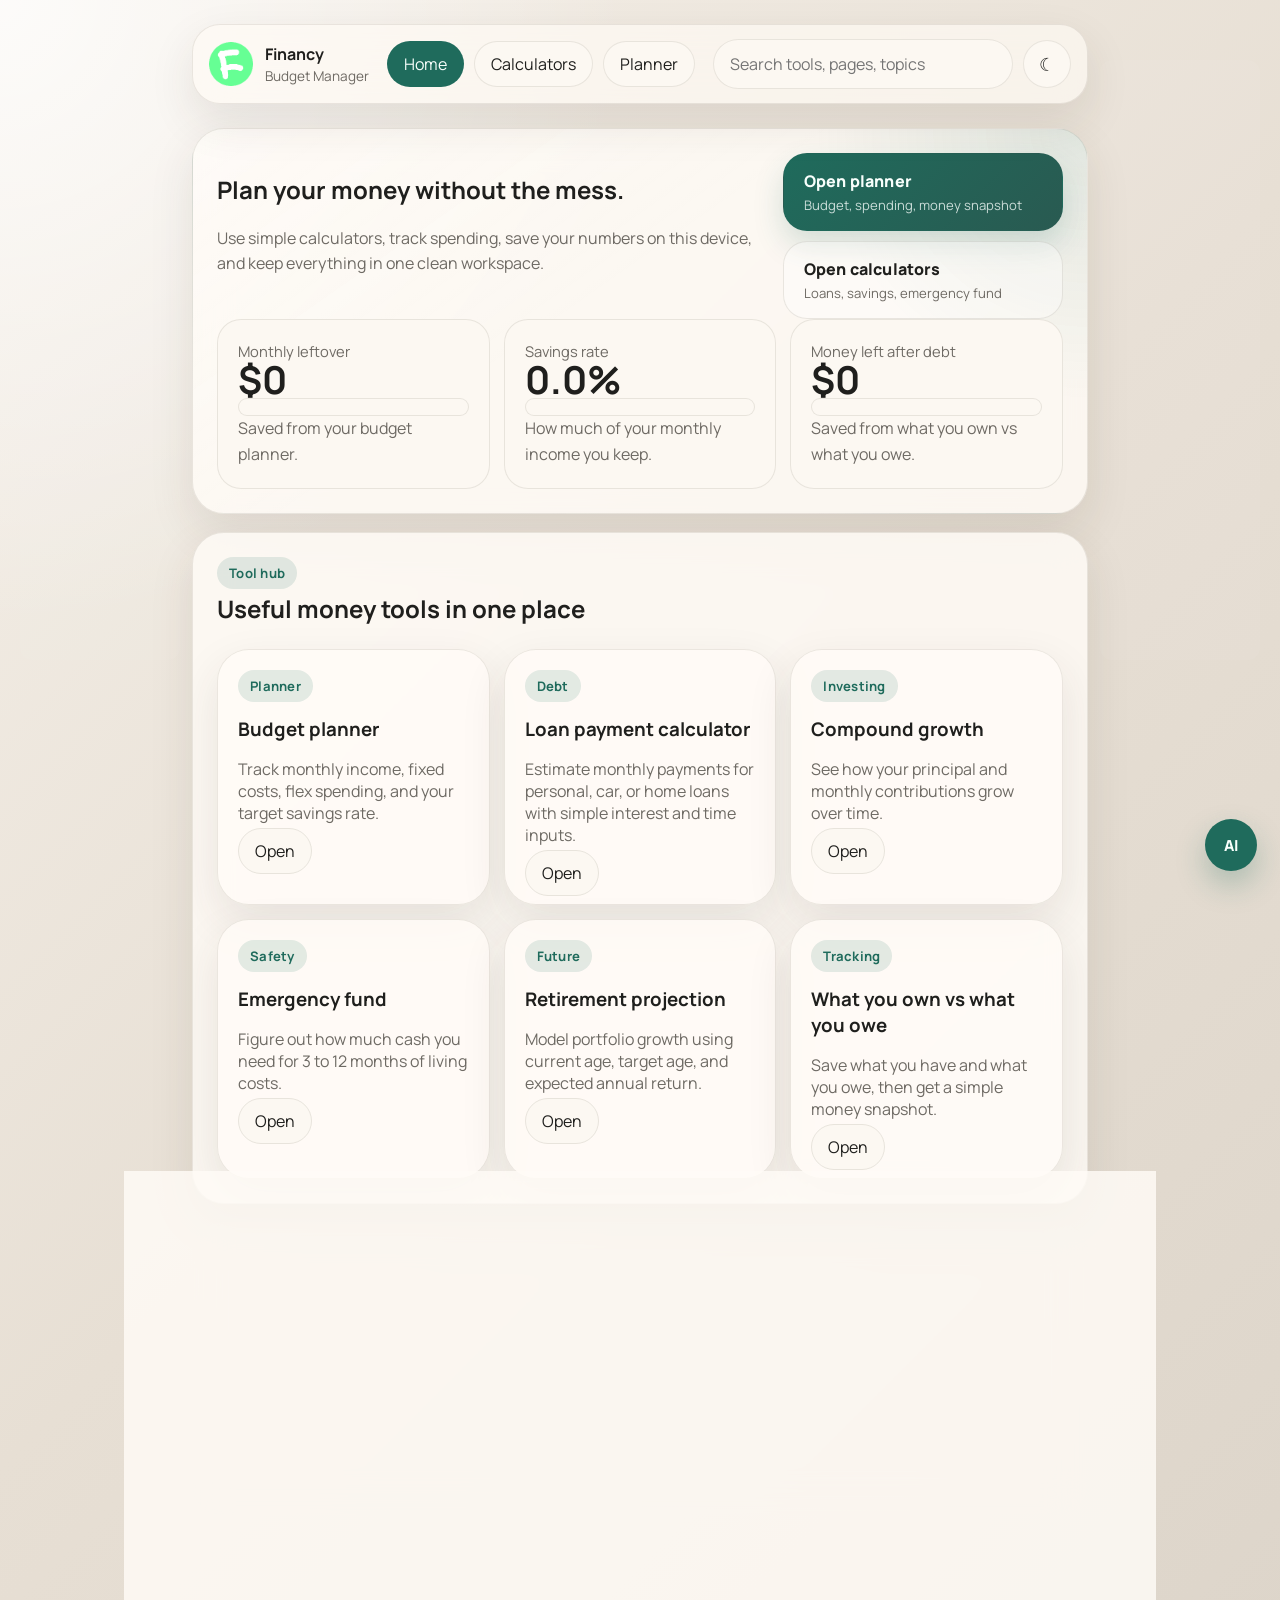
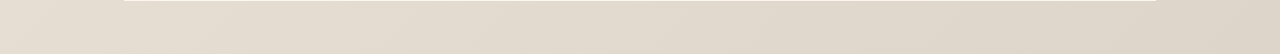
<file: index.html>
<!DOCTYPE html>
<html lang="en">
<head>
  <meta charset="UTF-8">
  <meta name="viewport" content="width=device-width, initial-scale=1.0">
  <title>Financy | Budget Manager</title>
  <link rel="icon" type="image/png" href="logo_financy.png">
  <link rel="preconnect" href="https://fonts.googleapis.com">
  <link rel="preconnect" href="https://fonts.gstatic.com" crossorigin>
  <link href="https://fonts.googleapis.com/css2?family=Manrope:wght@400;500;600;700;800&display=swap" rel="stylesheet">
  <link rel="stylesheet" href="styles.css">

  <style>
    #adRight {
  position: fixed;
  right: 20px;
  top: 40%;
  transform: translateY(-50%);

  width: 160px;
  height: 600px;

  display: flex;
  justify-content: center;
  align-items: center;

  background: rgba(255,255,255,0.05);
  border-radius: 12px;

  overflow: hidden;
}

    #adLeft {
  position: fixed;
  left: 20px;
  top: 40%;
  transform: translateY(-50%);

  width: 160px;
  height: 600px;

  display: flex;
  justify-content: center;
  align-items: center;

  background: rgba(255,255,255,0.05);
  border-radius: 12px;

  overflow: hidden;
}
  </style>
</head>
<body data-page="home">
  <div class="site-shell">
    <header class="topbar glass">
      <a class="brand" href="index.html">
        <span class="brand-mark"><img src="logo_financy.png" alt="Financy logo"></span>
        <div>
          <strong>Financy</strong>
          <p>Budget Manager</p>
        </div>
      </a>
      <nav class="nav-pills">
        <a class="active" href="index.html">Home</a>
        <a href="calculators.html">Calculators</a>
        <a href="planner.html">Planner</a>
      </nav>
      <div class="top-actions">
        <label class="search-pill">
          <input id="site-search" type="search" placeholder="Search tools, pages, topics">
        </label>
        <button class="pill-button secondary icon-button" id="theme-toggle" type="button" aria-label="Toggle theme" title="Toggle theme"></button>
      </div>
    </header>

    <main class="page-grid">
      <section class="matte-card section-span home-hero">
        <div class="home-hero-top">
          <div class="home-hero-copy">
            <h1>Plan your money without the mess.</h1>
            <p class="lead">Use simple calculators, track spending, save your numbers on this device, and keep everything in one clean workspace.</p>
          </div>
          <div class="hero-actions hero-actions-strong hero-actions-stack">
            <a class="hero-button hero-button-primary" href="planner.html">
              <span>Open planner</span>
              <small>Budget, spending, money snapshot</small>
            </a>
            <a class="hero-button hero-button-secondary" href="calculators.html">
              <span>Open calculators</span>
              <small>Loans, savings, emergency fund</small>
            </a>
          </div>
        </div>
        <div class="home-highlight-grid">
          <article class="highlight-card">
            <span class="visual-label">Monthly leftover</span>
            <strong class="visual-value small" id="home-leftover">$0</strong>
            <div class="progress giant"><span id="home-leftover-meter"></span></div>
            <p class="visual-summary">Saved from your budget planner.</p>
          </article>
          <article class="highlight-card">
            <span class="visual-label">Savings rate</span>
            <strong class="visual-value small" id="home-savings-rate">0%</strong>
            <div class="progress giant"><span id="home-savings-meter"></span></div>
            <p class="visual-summary">How much of your monthly income you keep.</p>
          </article>
          <article class="highlight-card">
            <span class="visual-label">Money left after debt</span>
            <strong class="visual-value small" id="insight-networth">$0</strong>
            <div class="progress giant"><span id="home-networth-meter"></span></div>
            <p class="visual-summary">Saved from what you own vs what you owe.</p>
          </article>
        </div>
      </section>

      <section class="matte-card section-span home-tools">
        <div class="section-head">
          <div>
            <span class="eyebrow">Tool hub</span>
            <h2>Useful money tools in one place</h2>
          </div>
        </div>
        <div class="tool-grid">
          <article class="tool-card searchable" data-title="Budget planner monthly budget expenses income savings">
            <span class="tool-tag">Planner</span>
            <h3>Budget planner</h3>
            <p>Track monthly income, fixed costs, flex spending, and your target savings rate.</p>
            <a class="pill-button secondary" href="planner.html">Open</a>
          </article>
          <article class="tool-card searchable" data-title="Loan payment amortization debt calculator interest">
            <span class="tool-tag">Debt</span>
            <h3>Loan payment calculator</h3>
            <p>Estimate monthly payments for personal, car, or home loans with simple interest and time inputs.</p>
            <a class="pill-button secondary" href="calculators.html#loan-calculator">Open</a>
          </article>
          <article class="tool-card searchable" data-title="Compound interest savings growth calculator investment">
            <span class="tool-tag">Investing</span>
            <h3>Compound growth</h3>
            <p>See how your principal and monthly contributions grow over time.</p>
            <a class="pill-button secondary" href="calculators.html#compound-calculator">Open</a>
          </article>
          <article class="tool-card searchable" data-title="Emergency fund calculator months expenses cash reserve">
            <span class="tool-tag">Safety</span>
            <h3>Emergency fund</h3>
            <p>Figure out how much cash you need for 3 to 12 months of living costs.</p>
            <a class="pill-button secondary" href="calculators.html#emergency-calculator">Open</a>
          </article>
          <article class="tool-card searchable" data-title="Retirement projection calculator nest egg future value">
            <span class="tool-tag">Future</span>
            <h3>Retirement projection</h3>
            <p>Model portfolio growth using current age, target age, and expected annual return.</p>
            <a class="pill-button secondary" href="calculators.html#retirement-calculator">Open</a>
          </article>
          <article class="tool-card searchable" data-title="Net worth tracker assets liabilities dashboard">
            <span class="tool-tag">Tracking</span>
            <h3>What you own vs what you owe</h3>
            <p>Save what you have and what you owe, then get a simple money snapshot.</p>
            <a class="pill-button secondary" href="planner.html#networth-section">Open</a>
          </article>
        </div>
      </section>

      <section class="matte-card section-span home-strip">
        <div class="section-head">
          <div>
            <span class="eyebrow">Built for daily use</span>
            <h2>A cleaner finance homepage</h2>
          </div>
        </div>
        <div class="feature-band">
          <article class="feature-chip">
            <strong>Budgeting</strong>
            <p>Save monthly income, bills, and personal spending.</p>
          </article>
          <article class="feature-chip">
            <strong>Calculators</strong>
            <p>Check loans, savings growth, retirement, and emergency fund goals.</p>
          </article>
          <article class="feature-chip">
            <strong>Local storage</strong>
            <p>Your saved values stay on this device so you can come back later.</p>
          </article>
        </div>
      </section>
    </main>
  </div>

  <div id="adLeft">
    <script>
  atOptions = {
    'key' : '1086b78240f18aaf0e1004b42cc4445b',
    'format' : 'iframe',
    'height' : 600,
    'width' : 160,
    'params' : {}
  };
</script>
<script src="https://www.highperformanceformat.com/1086b78240f18aaf0e1004b42cc4445b/invoke.js"></script>
  </div>
  
  <div id="adRight">
    <script>
  atOptions = {
    'key' : '347876f712a6bb3985297788fc272e66',
    'format' : 'iframe',
    'height' : 600,
    'width' : 160,
    'params' : {}
  };
</script>
<script src="https://www.highperformanceformat.com/347876f712a6bb3985297788fc272e66/invoke.js"></script>
  </div>

  <div class="search-results matte-card hidden" id="search-results"></div>

  <aside class="ai-dock glass" id="ai-dock">
    <div class="ai-log" id="ai-log"></div>
    <form class="ai-form" id="ai-form">
      <input id="ai-input" type="text" placeholder="Ask about budgets, loans, savings, or retirement">
      <button class="pill-button" type="submit">Ask AI</button>
      <button class="pill-button secondary icon-button ai-toggle" id="ai-clear" type="button" aria-label="Minimize AI bar" title="Minimize AI bar">×</button>
    </form>
  </aside>

  <script src="app.js"></script>
</body>
</html>
</file>
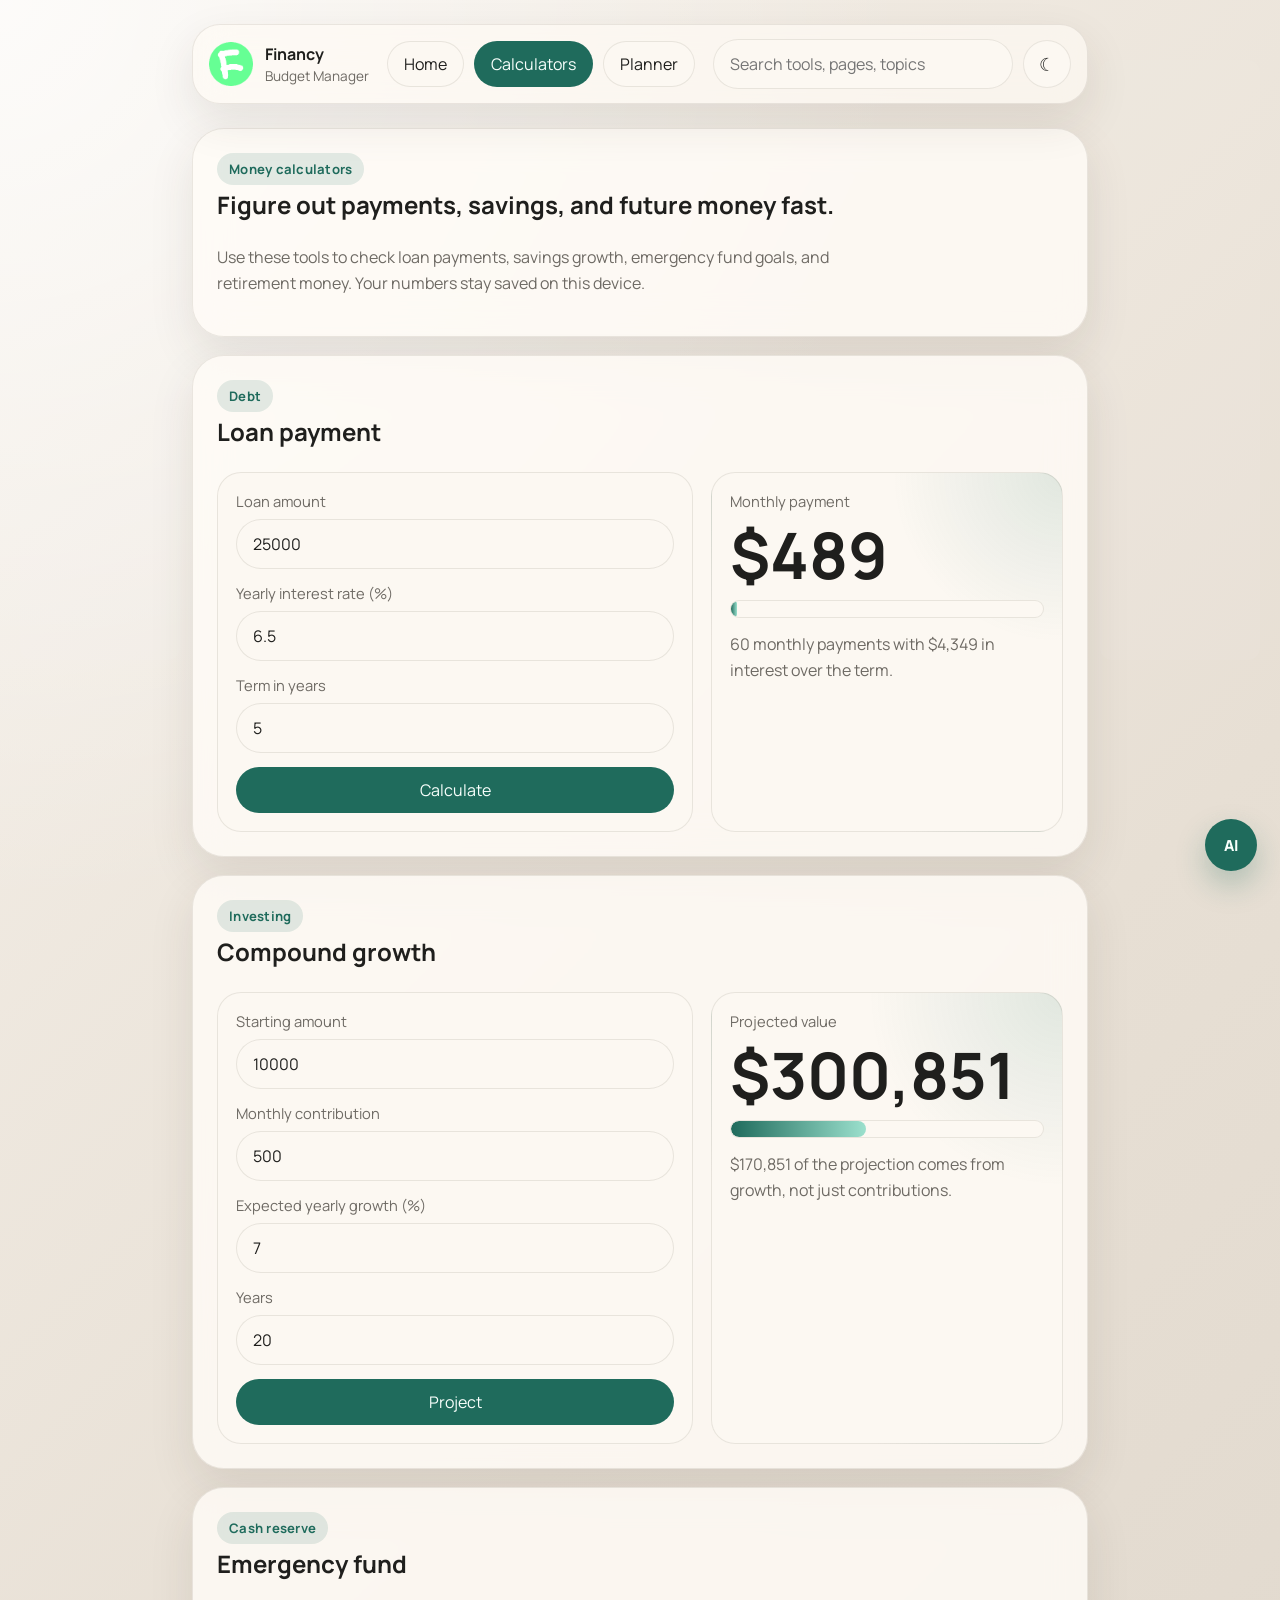
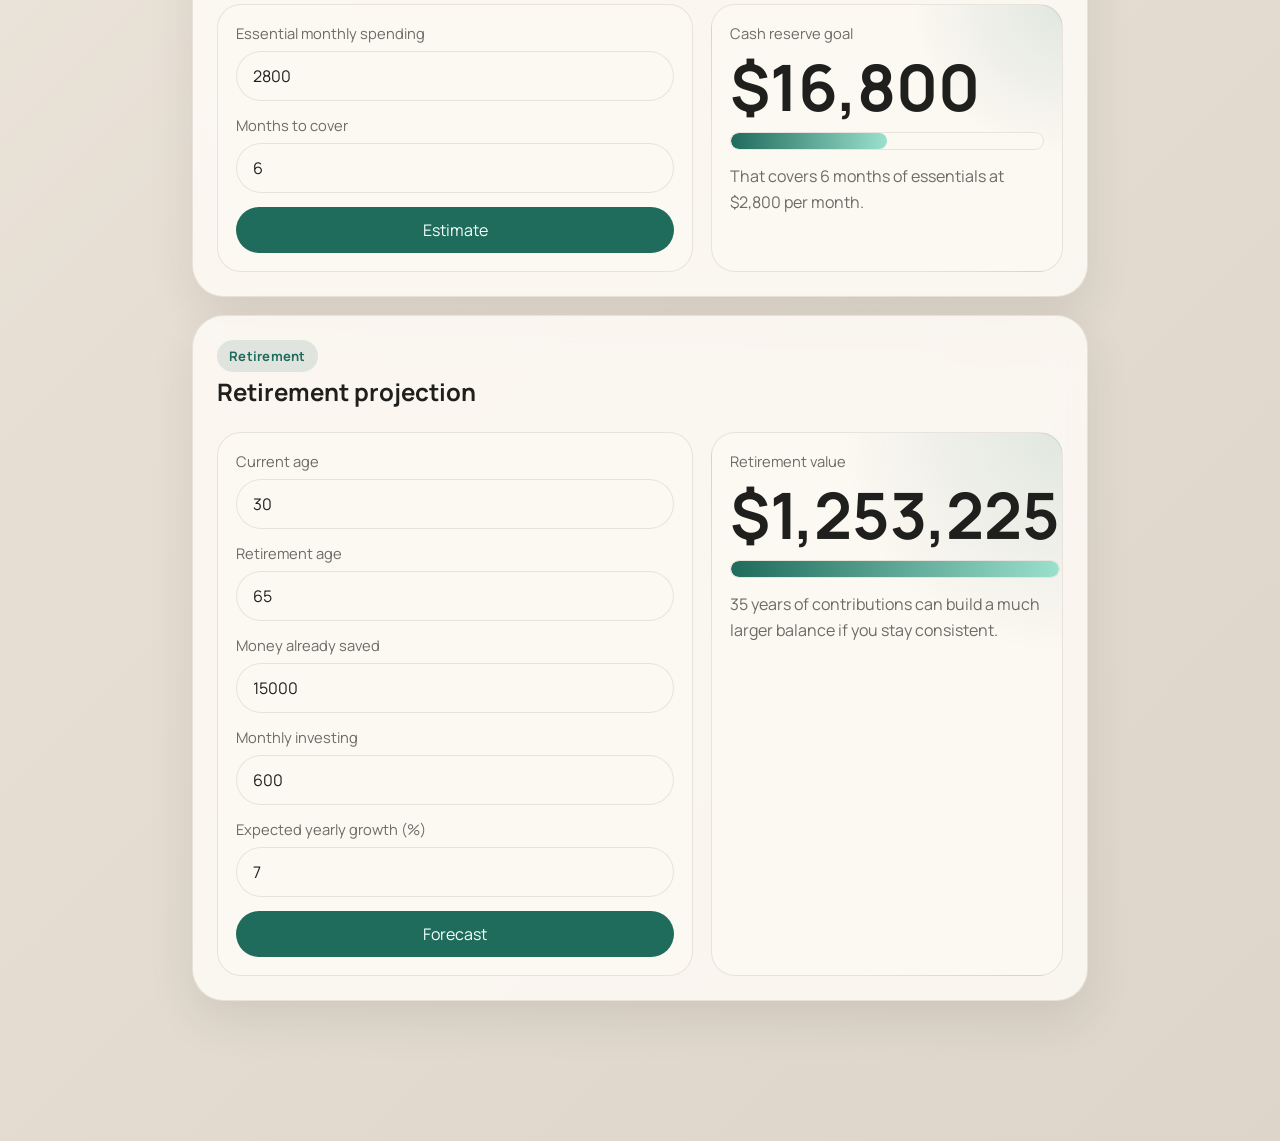
<file: calculators.html>
<!DOCTYPE html>
<html lang="en">
<head>
  <meta charset="UTF-8">
  <meta name="viewport" content="width=device-width, initial-scale=1.0">
  <title>Financy | Calculators</title>
  <link rel="icon" type="image/png" href="logo_financy.png">
  <link rel="preconnect" href="https://fonts.googleapis.com">
  <link rel="preconnect" href="https://fonts.gstatic.com" crossorigin>
  <link href="https://fonts.googleapis.com/css2?family=Manrope:wght@400;500;600;700;800&display=swap" rel="stylesheet">
  <link rel="stylesheet" href="styles.css">
  <style>
    #adRight {
  position: fixed;
  right: 20px;
  top: 40%;
  transform: translateY(-50%);

  width: 160px;
  height: 600px;

  display: flex;
  justify-content: center;
  align-items: center;

  background: rgba(255,255,255,0.05);
  border-radius: 12px;

  overflow: hidden;
}

    #adLeft {
  position: fixed;
  left: 20px;
  top: 40%;
  transform: translateY(-50%);

  width: 160px;
  height: 600px;

  display: flex;
  justify-content: center;
  align-items: center;

  background: rgba(255,255,255,0.05);
  border-radius: 12px;

  overflow: hidden;
}
  </style>
</head>
<body data-page="calculators">
  <div class="site-shell">
    <header class="topbar glass">
      <a class="brand" href="index.html">
        <span class="brand-mark"><img src="logo_financy.png" alt="Financy logo"></span>
        <div>
          <strong>Financy</strong>
          <p>Budget Manager</p>
        </div>
      </a>
      <nav class="nav-pills">
        <a href="index.html">Home</a>
        <a class="active" href="calculators.html">Calculators</a>
        <a href="planner.html">Planner</a>
      </nav>
      <div class="top-actions">
        <label class="search-pill">
          <input id="site-search" type="search" placeholder="Search tools, pages, topics">
        </label>
        <button class="pill-button secondary icon-button" id="theme-toggle" type="button" aria-label="Toggle theme" title="Toggle theme"></button>
      </div>
    </header>

    <main class="page-grid calculators-layout">
      <section class="matte-card section-span">
        <div class="section-head">
          <div>
            <span class="eyebrow">Money calculators</span>
            <h1>Figure out payments, savings, and future money fast.</h1>
          </div>
        </div>
        <p class="lead">Use these tools to check loan payments, savings growth, emergency fund goals, and retirement money. Your numbers stay saved on this device.</p>
      </section>

      <section class="matte-card section-span searchable tool-split-card" id="loan-calculator" data-title="Loan payment calculator loan amortization monthly payment debt interest">
        <div class="section-head">
          <div>
            <span class="eyebrow">Debt</span>
            <h2>Loan payment</h2>
          </div>
        </div>
        <div class="tool-split">
          <form class="tool-form" id="loan-form">
            <label><span>Loan amount</span><input name="amount" type="number" min="0" step="0.01" value="25000"></label>
            <label><span>Yearly interest rate (%)</span><input name="apr" type="number" min="0" step="0.01" value="6.5"></label>
            <label><span>Term in years</span><input name="years" type="number" min="1" step="1" value="5"></label>
            <button class="pill-button" type="submit">Calculate</button>
          </form>
          <div class="visual-panel">
            <span class="visual-label">Monthly payment</span>
            <strong class="visual-value" id="loan-big-value">$0</strong>
            <div class="progress giant"><span id="loan-meter"></span></div>
            <p class="visual-summary" id="loan-summary">Monthly payment will appear here.</p>
          </div>
        </div>
      </section>

      <section class="matte-card section-span searchable tool-split-card" id="compound-calculator" data-title="Compound interest calculator investment savings growth returns">
        <div class="section-head">
          <div>
            <span class="eyebrow">Investing</span>
            <h2>Compound growth</h2>
          </div>
        </div>
        <div class="tool-split">
          <form class="tool-form" id="compound-form">
            <label><span>Starting amount</span><input name="principal" type="number" min="0" step="0.01" value="10000"></label>
            <label><span>Monthly contribution</span><input name="monthly" type="number" min="0" step="0.01" value="500"></label>
            <label><span>Expected yearly growth (%)</span><input name="rate" type="number" min="0" step="0.01" value="7"></label>
            <label><span>Years</span><input name="years" type="number" min="1" step="1" value="20"></label>
            <button class="pill-button" type="submit">Project</button>
          </form>
          <div class="visual-panel">
            <span class="visual-label">Projected value</span>
            <strong class="visual-value" id="compound-big-value">$0</strong>
            <div class="progress giant"><span id="compound-meter"></span></div>
            <p class="visual-summary" id="compound-summary">Future value will appear here.</p>
          </div>
        </div>
      </section>

      <section class="matte-card section-span searchable tool-split-card" id="emergency-calculator" data-title="Emergency fund calculator reserve months living expenses">
        <div class="section-head">
          <div>
            <span class="eyebrow">Cash reserve</span>
            <h2>Emergency fund</h2>
          </div>
        </div>
        <div class="tool-split">
          <form class="tool-form" id="emergency-form">
            <label><span>Essential monthly spending</span><input name="expenses" type="number" min="0" step="0.01" value="2800"></label>
            <label><span>Months to cover</span><input name="months" type="number" min="1" step="1" value="6"></label>
            <button class="pill-button" type="submit">Estimate</button>
          </form>
          <div class="visual-panel">
            <span class="visual-label">Cash reserve goal</span>
            <strong class="visual-value" id="emergency-big-value">$0</strong>
            <div class="progress giant"><span id="emergency-meter"></span></div>
            <p class="visual-summary" id="emergency-summary">Target reserve will appear here.</p>
          </div>
        </div>
      </section>

      <section class="matte-card section-span searchable tool-split-card" id="retirement-calculator" data-title="Retirement calculator future nest egg investment projection">
        <div class="section-head">
          <div>
            <span class="eyebrow">Retirement</span>
            <h2>Retirement projection</h2>
          </div>
        </div>
        <div class="tool-split">
          <form class="tool-form" id="retirement-form">
            <label><span>Current age</span><input name="currentAge" type="number" min="18" step="1" value="30"></label>
            <label><span>Retirement age</span><input name="retireAge" type="number" min="19" step="1" value="65"></label>
            <label><span>Money already saved</span><input name="balance" type="number" min="0" step="0.01" value="15000"></label>
            <label><span>Monthly investing</span><input name="monthly" type="number" min="0" step="0.01" value="600"></label>
            <label><span>Expected yearly growth (%)</span><input name="rate" type="number" min="0" step="0.01" value="7"></label>
            <button class="pill-button" type="submit">Forecast</button>
          </form>
          <div class="visual-panel">
            <span class="visual-label">Retirement value</span>
            <strong class="visual-value" id="retirement-big-value">$0</strong>
            <div class="progress giant"><span id="retirement-meter"></span></div>
            <p class="visual-summary" id="retirement-summary">Projected retirement value will appear here.</p>
          </div>
        </div>
      </section>
    </main>
  </div>

  <div id="adLeft"><!-- This is a single-line comment -->
    <script>
  atOptions = {
    'key' : '1086b78240f18aaf0e1004b42cc4445b',
    'format' : 'iframe',
    'height' : 600,
    'width' : 160,
    'params' : {}
  };
</script>
<script src="https://www.highperformanceformat.com/1086b78240f18aaf0e1004b42cc4445b/invoke.js"></script>
  </div>
  
  <div id="adRight">
    <script>
  atOptions = {
    'key' : '347876f712a6bb3985297788fc272e66',
    'format' : 'iframe',
    'height' : 600,
    'width' : 160,
    'params' : {}
  };
</script>
<script src="https://www.highperformanceformat.com/347876f712a6bb3985297788fc272e66/invoke.js"></script>
  </div>

  <div class="search-results matte-card hidden" id="search-results"></div>

  <aside class="ai-dock glass" id="ai-dock">
    <div class="ai-log" id="ai-log"></div>
    <form class="ai-form" id="ai-form">
      <input id="ai-input" type="text" placeholder="Ask about budgets, loans, savings, or retirement">
      <button class="pill-button" type="submit">Ask AI</button>
      <button class="pill-button secondary icon-button ai-toggle" id="ai-clear" type="button" aria-label="Minimize AI bar" title="Minimize AI bar">×</button>
    </form>
  </aside>

  <script src="app.js"></script>
</body>
</html>
</file>
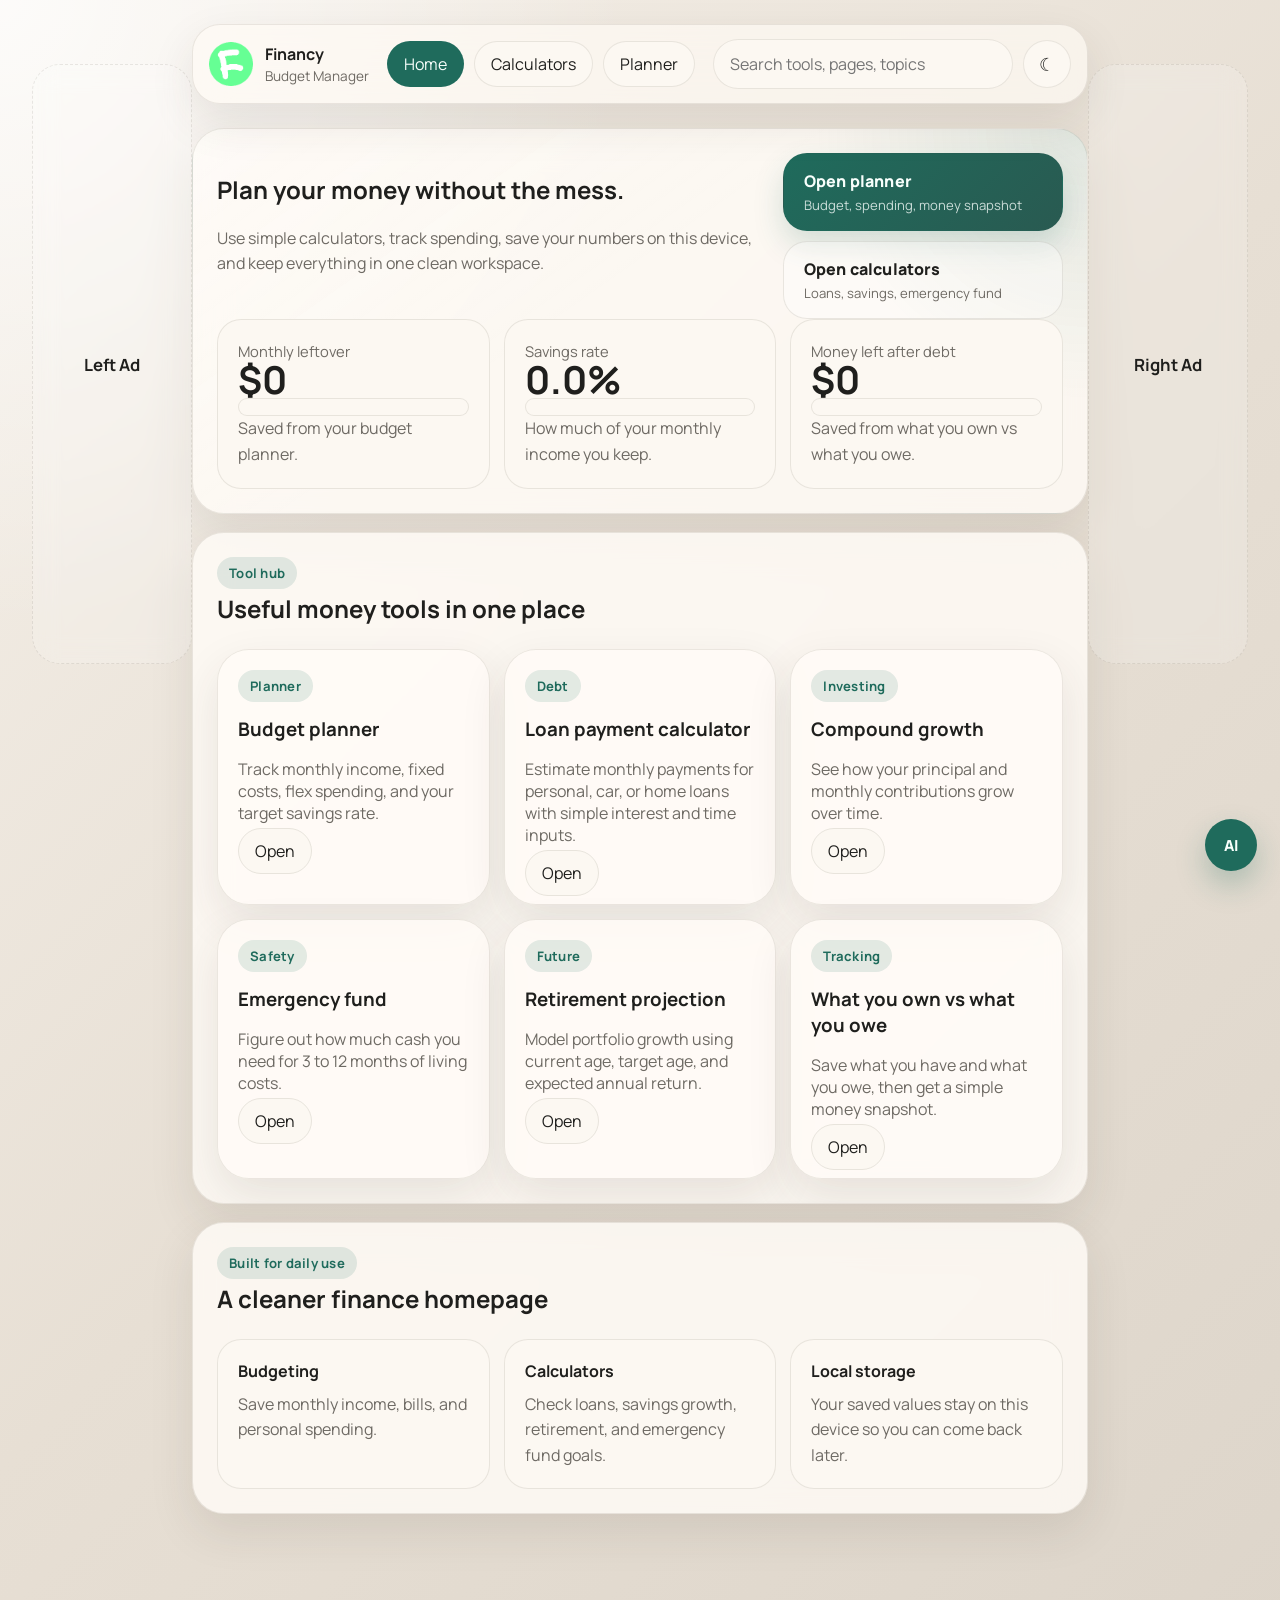
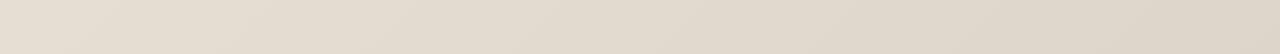
<file: index (3).html>
<!DOCTYPE html>
<html lang="en">
<head>
  <meta charset="UTF-8">
  <meta name="viewport" content="width=device-width, initial-scale=1.0">
  <title>Financy | Budget Manager</title>
  <link rel="icon" type="image/png" href="logo_financy.png">
  <link rel="preconnect" href="https://fonts.googleapis.com">
  <link rel="preconnect" href="https://fonts.gstatic.com" crossorigin>
  <link href="https://fonts.googleapis.com/css2?family=Manrope:wght@400;500;600;700;800&display=swap" rel="stylesheet">
  <link rel="stylesheet" href="styles.css">
</head>
<body data-page="home">
  <div class="site-shell">
    <header class="topbar glass">
      <a class="brand" href="index.html">
        <span class="brand-mark"><img src="logo_financy.png" alt="Financy logo"></span>
        <div>
          <strong>Financy</strong>
          <p>Budget Manager</p>
        </div>
      </a>
      <nav class="nav-pills">
        <a class="active" href="index.html">Home</a>
        <a href="calculators.html">Calculators</a>
        <a href="planner.html">Planner</a>
      </nav>
      <div class="top-actions">
        <label class="search-pill">
          <input id="site-search" type="search" placeholder="Search tools, pages, topics">
        </label>
        <button class="pill-button secondary icon-button" id="theme-toggle" type="button" aria-label="Toggle theme" title="Toggle theme"></button>
      </div>
    </header>

    <main class="page-grid">
      <section class="matte-card section-span home-hero">
        <div class="home-hero-top">
          <div class="home-hero-copy">
            <h1>Plan your money without the mess.</h1>
            <p class="lead">Use simple calculators, track spending, save your numbers on this device, and keep everything in one clean workspace.</p>
          </div>
          <div class="hero-actions hero-actions-strong hero-actions-stack">
            <a class="hero-button hero-button-primary" href="planner.html">
              <span>Open planner</span>
              <small>Budget, spending, money snapshot</small>
            </a>
            <a class="hero-button hero-button-secondary" href="calculators.html">
              <span>Open calculators</span>
              <small>Loans, savings, emergency fund</small>
            </a>
          </div>
        </div>
        <div class="home-highlight-grid">
          <article class="highlight-card">
            <span class="visual-label">Monthly leftover</span>
            <strong class="visual-value small" id="home-leftover">$0</strong>
            <div class="progress giant"><span id="home-leftover-meter"></span></div>
            <p class="visual-summary">Saved from your budget planner.</p>
          </article>
          <article class="highlight-card">
            <span class="visual-label">Savings rate</span>
            <strong class="visual-value small" id="home-savings-rate">0%</strong>
            <div class="progress giant"><span id="home-savings-meter"></span></div>
            <p class="visual-summary">How much of your monthly income you keep.</p>
          </article>
          <article class="highlight-card">
            <span class="visual-label">Money left after debt</span>
            <strong class="visual-value small" id="insight-networth">$0</strong>
            <div class="progress giant"><span id="home-networth-meter"></span></div>
            <p class="visual-summary">Saved from what you own vs what you owe.</p>
          </article>
        </div>
      </section>

      <section class="matte-card section-span home-tools">
        <div class="section-head">
          <div>
            <span class="eyebrow">Tool hub</span>
            <h2>Useful money tools in one place</h2>
          </div>
        </div>
        <div class="tool-grid">
          <article class="tool-card searchable" data-title="Budget planner monthly budget expenses income savings">
            <span class="tool-tag">Planner</span>
            <h3>Budget planner</h3>
            <p>Track monthly income, fixed costs, flex spending, and your target savings rate.</p>
            <a class="pill-button secondary" href="planner.html">Open</a>
          </article>
          <article class="tool-card searchable" data-title="Loan payment amortization debt calculator interest">
            <span class="tool-tag">Debt</span>
            <h3>Loan payment calculator</h3>
            <p>Estimate monthly payments for personal, car, or home loans with simple interest and time inputs.</p>
            <a class="pill-button secondary" href="calculators.html#loan-calculator">Open</a>
          </article>
          <article class="tool-card searchable" data-title="Compound interest savings growth calculator investment">
            <span class="tool-tag">Investing</span>
            <h3>Compound growth</h3>
            <p>See how your principal and monthly contributions grow over time.</p>
            <a class="pill-button secondary" href="calculators.html#compound-calculator">Open</a>
          </article>
          <article class="tool-card searchable" data-title="Emergency fund calculator months expenses cash reserve">
            <span class="tool-tag">Safety</span>
            <h3>Emergency fund</h3>
            <p>Figure out how much cash you need for 3 to 12 months of living costs.</p>
            <a class="pill-button secondary" href="calculators.html#emergency-calculator">Open</a>
          </article>
          <article class="tool-card searchable" data-title="Retirement projection calculator nest egg future value">
            <span class="tool-tag">Future</span>
            <h3>Retirement projection</h3>
            <p>Model portfolio growth using current age, target age, and expected annual return.</p>
            <a class="pill-button secondary" href="calculators.html#retirement-calculator">Open</a>
          </article>
          <article class="tool-card searchable" data-title="Net worth tracker assets liabilities dashboard">
            <span class="tool-tag">Tracking</span>
            <h3>What you own vs what you owe</h3>
            <p>Save what you have and what you owe, then get a simple money snapshot.</p>
            <a class="pill-button secondary" href="planner.html#networth-section">Open</a>
          </article>
        </div>
      </section>

      <section class="matte-card section-span home-strip">
        <div class="section-head">
          <div>
            <span class="eyebrow">Built for daily use</span>
            <h2>A cleaner finance homepage</h2>
          </div>
        </div>
        <div class="feature-band">
          <article class="feature-chip">
            <strong>Budgeting</strong>
            <p>Save monthly income, bills, and personal spending.</p>
          </article>
          <article class="feature-chip">
            <strong>Calculators</strong>
            <p>Check loans, savings growth, retirement, and emergency fund goals.</p>
          </article>
          <article class="feature-chip">
            <strong>Local storage</strong>
            <p>Your saved values stay on this device so you can come back later.</p>
          </article>
        </div>
      </section>
    </main>
  </div>

  <div class="side-ad side-ad-left" aria-label="Left ad space">
    <strong>Left Ad</strong>
  </div>
  <div class="side-ad side-ad-right" aria-label="Right ad space">
    <strong>Right Ad</strong>
  </div>

  <div class="search-results matte-card hidden" id="search-results"></div>

  <aside class="ai-dock glass" id="ai-dock">
    <div class="ai-log" id="ai-log"></div>
    <form class="ai-form" id="ai-form">
      <input id="ai-input" type="text" placeholder="Ask about budgets, loans, savings, or retirement">
      <button class="pill-button" type="submit">Ask AI</button>
      <button class="pill-button secondary icon-button ai-toggle" id="ai-clear" type="button" aria-label="Minimize AI bar" title="Minimize AI bar">×</button>
    </form>
  </aside>

  <script src="app.js"></script>
</body>
</html>
</file>
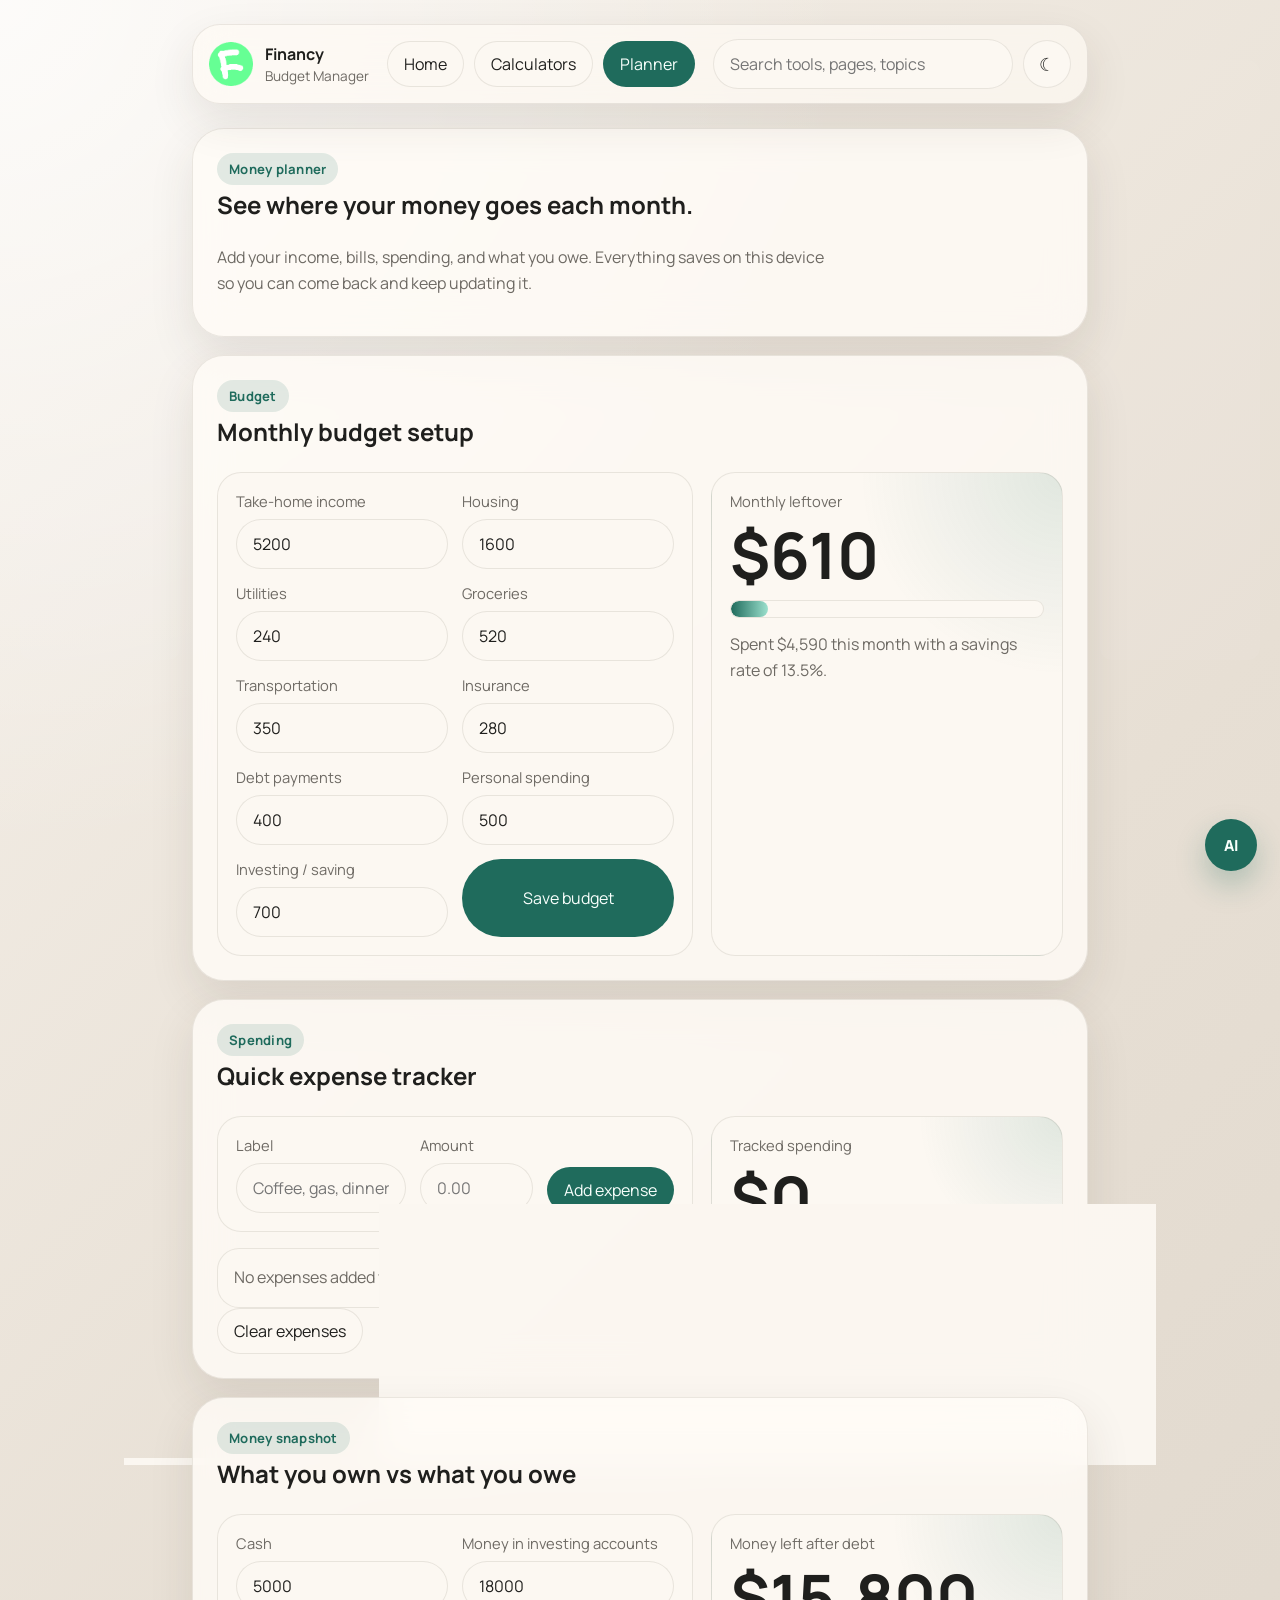
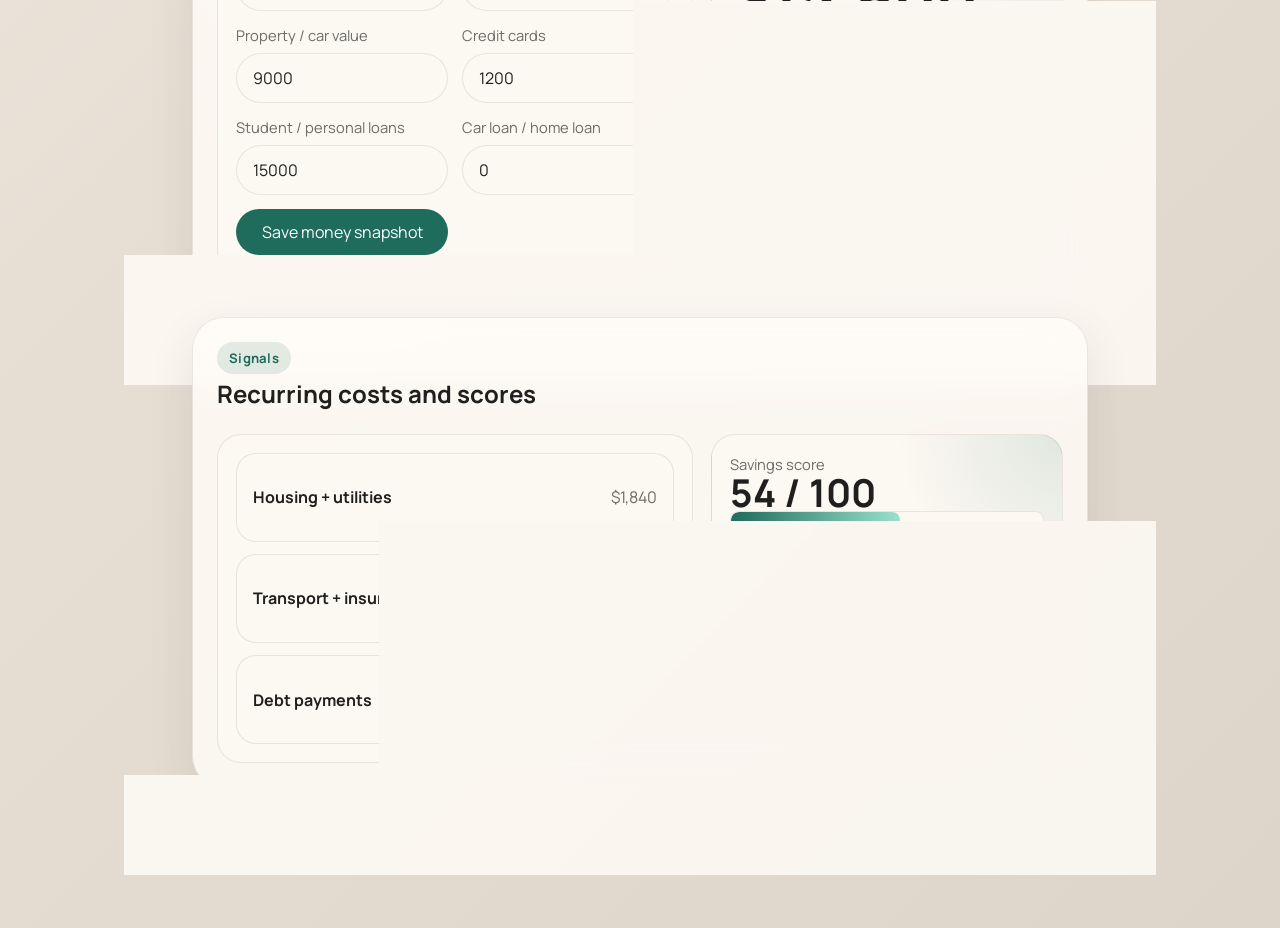
<file: planner.html>
<!DOCTYPE html>
<html lang="en">
<head>
  <meta charset="UTF-8">
  <meta name="viewport" content="width=device-width, initial-scale=1.0">
  <title>Financy | Planner</title>
  <link rel="icon" type="image/png" href="logo_financy.png">
  <link rel="preconnect" href="https://fonts.googleapis.com">
  <link rel="preconnect" href="https://fonts.gstatic.com" crossorigin>
  <link href="https://fonts.googleapis.com/css2?family=Manrope:wght@400;500;600;700;800&display=swap" rel="stylesheet">
  <link rel="stylesheet" href="styles.css">
  <style>
    #adRight {
  position: fixed;/*fixed*/
  right: 20px;
  top: 40%;
  transform: translateY(-50%);

  width: 160px;
  height: 600px;

  display: flex;
  justify-content: center;
  align-items: center;

  background: rgba(255,255,255,0.05);
  border-radius: 12px;

  overflow: hidden;
}

    #adLeft {
  position: fixed;
  left: 20px;
  top: 40%;
  transform: translateY(-50%);

  width: 160px;
  height: 600px;

  display: flex;
  justify-content: center;
  align-items: center;

  background: rgba(255,255,255,0.05);
  border-radius: 12px;

  overflow: hidden;
}
    #adLeft2 {
  position: fixed;
  left: 20px;
  top: 40%;
  transform: translateY(-50%);

  width: 160px;
  height: 600px;

  display: flex;
  justify-content: center;
  align-items: center;

  background: rgba(255,255,255,0.05);
  border-radius: 12px;

  overflow: hidden;
}
  </style>
</head>
<body data-page="planner">
  <div class="site-shell">
    <header class="topbar glass">
      <a class="brand" href="index.html">
        <span class="brand-mark"><img src="logo_financy.png" alt="Financy logo"></span>
        <div>
          <strong>Financy</strong>
          <p>Budget Manager</p>
        </div>
      </a>
      <nav class="nav-pills">
        <a href="index.html">Home</a>
        <a href="calculators.html">Calculators</a>
        <a class="active" href="planner.html">Planner</a>
      </nav>
      <div class="top-actions">
        <label class="search-pill">
          <input id="site-search" type="search" placeholder="Search tools, pages, topics">
        </label>
        <button class="pill-button secondary icon-button" id="theme-toggle" type="button" aria-label="Toggle theme" title="Toggle theme"></button>
      </div>
    </header>

    <main class="page-grid">
      <section class="matte-card section-span">
        <div class="section-head">
          <div>
            <span class="eyebrow">Money planner</span>
            <h1>See where your money goes each month.</h1>
          </div>
        </div>
        <p class="lead">Add your income, bills, spending, and what you owe. Everything saves on this device so you can come back and keep updating it.</p>
      </section>

      <section class="matte-card section-span searchable tool-split-card" data-title="Budget planner monthly income fixed costs flex spending savings">
        <div class="section-head">
          <div>
            <span class="eyebrow">Budget</span>
            <h2>Monthly budget setup</h2>
          </div>
        </div>
        <div class="tool-split">
          <form class="tool-form two-column" id="budget-form">
            <label><span>Take-home income</span><input name="income" type="number" min="0" step="0.01" value="5200"></label>
            <label><span>Housing</span><input name="housing" type="number" min="0" step="0.01" value="1600"></label>
            <label><span>Utilities</span><input name="utilities" type="number" min="0" step="0.01" value="240"></label>
            <label><span>Groceries</span><input name="groceries" type="number" min="0" step="0.01" value="520"></label>
            <label><span>Transportation</span><input name="transportation" type="number" min="0" step="0.01" value="350"></label>
            <label><span>Insurance</span><input name="insurance" type="number" min="0" step="0.01" value="280"></label>
            <label><span>Debt payments</span><input name="debt" type="number" min="0" step="0.01" value="400"></label>
            <label><span>Personal spending</span><input name="personal" type="number" min="0" step="0.01" value="500"></label>
            <label><span>Investing / saving</span><input name="saving" type="number" min="0" step="0.01" value="700"></label>
            <button class="pill-button" type="submit">Save budget</button>
          </form>
          <div class="visual-panel">
            <span class="visual-label">Monthly leftover</span>
            <strong class="visual-value" id="budget-big-value">$0</strong>
            <div class="progress giant"><span id="budget-meter"></span></div>
            <p class="visual-summary" id="budget-summary">Budget summary will appear here.</p>
          </div>
        </div>
      </section>

      <section class="matte-card section-span searchable tool-split-card" data-title="Expense tracker transaction list notes spending tracker local storage">
        <div class="section-head">
          <div>
            <span class="eyebrow">Spending</span>
            <h2>Quick expense tracker</h2>
          </div>
        </div>
        <div class="tool-split">
          <div>
            <form class="tool-form inline-form" id="expense-form">
              <label><span>Label</span><input name="label" type="text" maxlength="40" placeholder="Coffee, gas, dinner"></label>
              <label><span>Amount</span><input name="amount" type="number" min="0" step="0.01" placeholder="0.00"></label>
              <button class="pill-button" type="submit">Add expense</button>
            </form>
            <div class="expense-list" id="expense-list"></div>
            <div class="row-actions">
              <button class="pill-button secondary" id="clear-expenses" type="button">Clear expenses</button>
            </div>
          </div>
          <div class="visual-panel">
            <span class="visual-label">Tracked spending</span>
            <strong class="visual-value" id="expense-big-value">$0</strong>
            <div class="progress giant"><span id="expense-meter"></span></div>
            <p class="visual-summary" id="expense-total">Tracked expenses: $0</p>
          </div>
        </div>
      </section>

      <section class="matte-card section-span searchable tool-split-card" id="networth-section" data-title="Money tracker what you own what you owe money summary">
        <div class="section-head">
          <div>
            <span class="eyebrow">Money snapshot</span>
            <h2>What you own vs what you owe</h2>
          </div>
        </div>
        <div class="tool-split">
          <form class="tool-form two-column" id="networth-form">
            <label><span>Cash</span><input name="cash" type="number" min="0" step="0.01" value="5000"></label>
            <label><span>Money in investing accounts</span><input name="investments" type="number" min="0" step="0.01" value="18000"></label>
            <label><span>Property / car value</span><input name="property" type="number" min="0" step="0.01" value="9000"></label>
            <label><span>Credit cards</span><input name="cards" type="number" min="0" step="0.01" value="1200"></label>
            <label><span>Student / personal loans</span><input name="loans" type="number" min="0" step="0.01" value="15000"></label>
            <label><span>Car loan / home loan</span><input name="securedDebt" type="number" min="0" step="0.01" value="0"></label>
            <button class="pill-button" type="submit">Save money snapshot</button>
          </form>
          <div class="visual-panel">
            <span class="visual-label">Money left after debt</span>
            <strong class="visual-value" id="networth-big-value">$0</strong>
            <div class="progress giant"><span id="networth-meter"></span></div>
            <p class="visual-summary" id="networth-summary">Your money summary will appear here.</p>
          </div>
        </div>
      </section>

      <section class="matte-card section-span searchable tool-split-card" data-title="Bills tracker recurring bills payment dates reminders savings score debt load">
        <div class="section-head">
          <div>
            <span class="eyebrow">Signals</span>
            <h2>Recurring costs and scores</h2>
          </div>
        </div>
        <div class="tool-split">
          <div class="list-panel" id="bill-snapshot">
            <div class="list-row">
              <strong>Housing + utilities</strong>
              <span id="bill-housing">$0</span>
            </div>
            <div class="list-row">
              <strong>Transport + insurance</strong>
              <span id="bill-transport">$0</span>
            </div>
            <div class="list-row">
              <strong>Debt payments</strong>
              <span id="bill-debt">$0</span>
            </div>
          </div>
          <div class="visual-panel dual-panel">
            <div>
              <span class="visual-label">Savings score</span>
              <strong class="visual-value small" id="savings-score-label">0 / 100</strong>
              <div class="progress giant"><span id="savings-score-bar"></span></div>
            </div>
            <div>
              <span class="visual-label">Debt load</span>
              <strong class="visual-value small" id="debt-score-label">0 / 100</strong>
              <div class="progress giant"><span id="debt-score-bar"></span></div>
            </div>
            <p class="visual-summary" id="signals-summary">Save your budget to see both scores move.</p>
          </div>
        </div>
      </section>
    </main>
  </div>

  <div id="adLeft">
    <script>
  atOptions = {
    'key' : '1086b78240f18aaf0e1004b42cc4445b',
    'format' : 'iframe',
    'height' : 600,
    'width' : 160,
    'params' : {}
  };
</script>
<script src="https://www.highperformanceformat.com/1086b78240f18aaf0e1004b42cc4445b/invoke.js"></script>
  </div>
  
  <div id="adRight">
    <script>
  atOptions = {
    'key' : '347876f712a6bb3985297788fc272e66',
    'format' : 'iframe',
    'height' : 600,
    'width' : 160,
    'params' : {}
  };
</script>
<script src="https://www.highperformanceformat.com/347876f712a6bb3985297788fc272e66/invoke.js"></script>
  </div>

  <div class="search-results matte-card hidden" id="search-results"></div>

  <aside class="ai-dock glass" id="ai-dock">
    <div class="ai-log" id="ai-log"></div>
    <form class="ai-form" id="ai-form">
      <input id="ai-input" type="text" placeholder="Ask about budgets, loans, savings, or retirement">
      <button class="pill-button" type="submit">Ask AI</button>
      <button class="pill-button secondary icon-button ai-toggle" id="ai-clear" type="button" aria-label="Minimize AI bar" title="Minimize AI bar">×</button>
    </form>
  </aside>

  <script src="app.js"></script>
</body>
</html>
</file>
<file: styles.css>
:root {
  color-scheme: light;
  --bg: #f3efe8;
  --bg-accent: radial-gradient(circle at top left, rgba(255, 255, 255, 0.75), transparent 30%), linear-gradient(135deg, #f6f1ea, #e7dfd4 50%, #ddd5ca);
  --panel: rgba(255, 252, 247, 0.82);
  --panel-strong: #fcf8f2;
  --glass: rgba(255, 250, 244, 0.66);
  --text: #1f1f1d;
  --muted: #6e6a64;
  --line: rgba(57, 48, 36, 0.1);
  --accent: #1f6b5c;
  --accent-soft: rgba(31, 107, 92, 0.12);
  --shadow: 0 18px 45px rgba(57, 48, 36, 0.1);
}

body[data-theme="dark"] {
  color-scheme: dark;
  --bg: #111311;
  --bg-accent: radial-gradient(circle at top left, rgba(74, 96, 85, 0.22), transparent 28%), linear-gradient(145deg, #121614, #171c1a 45%, #1f2522);
  --panel: rgba(24, 29, 27, 0.78);
  --panel-strong: #1a201d;
  --glass: rgba(31, 37, 34, 0.68);
  --text: #edf1eb;
  --muted: #a4afa9;
  --line: rgba(233, 239, 235, 0.08);
  --accent: #7dd0b7;
  --accent-soft: rgba(125, 208, 183, 0.14);
  --shadow: 0 20px 50px rgba(0, 0, 0, 0.3);
}

* {
  box-sizing: border-box;
}

html {
  scroll-behavior: smooth;
}

body {
  margin: 0;
  min-height: 100vh;
  font-family: "Manrope", sans-serif;
  color: var(--text);
  background: var(--bg-accent);
}

a {
  color: inherit;
  text-decoration: none;
}

button,
input {
  font: inherit;
}

.site-shell {
  width: min(1240px, 70vw);
  margin: 0 auto;
  padding: 24px 0 140px;
}

.topbar,
.matte-card,
.ai-dock,
.search-results {
  backdrop-filter: blur(18px);
  -webkit-backdrop-filter: blur(18px);
}

.topbar {
  position: sticky;
  top: 12px;
  z-index: 30;
  display: flex;
  align-items: center;
  gap: 18px;
  justify-content: space-between;
  padding: 14px 16px;
  border: 1px solid var(--line);
  border-radius: 28px;
  background: var(--glass);
  box-shadow: var(--shadow);
}

.brand {
  display: flex;
  align-items: center;
  gap: 12px;
  min-width: fit-content;
}

.brand-mark {
  width: 44px;
  height: 44px;
  display: grid;
  place-items: center;
  border-radius: 0;
}

.brand-mark img {
  width: 100%;
  height: 100%;
  object-fit: contain;
  display: block;
}

.brand p,
.eyebrow,
.mini-stat span,
.result-box,
.lead,
.tool-card p,
.list-row span,
.ai-dock span {
  color: var(--muted);
}

.brand p {
  margin: 2px 0 0;
  font-size: 0.85rem;
}

.nav-pills,
.top-actions,
.hero-actions,
.row-actions {
  display: flex;
  align-items: center;
  gap: 10px;
}

.nav-pills {
  flex-wrap: wrap;
}

.nav-pills a,
.pill-button {
  border: 1px solid var(--line);
  border-radius: 999px;
  padding: 11px 16px;
  background: var(--panel-strong);
  color: var(--text);
  transition: transform 180ms ease, background 180ms ease, border-color 180ms ease;
}

.nav-pills a.active,
.pill-button,
.pill-button:hover {
  background: var(--accent);
  border-color: transparent;
  color: #f8fffc;
}

.pill-button.secondary {
  background: var(--panel-strong);
  border-color: var(--line);
  color: var(--text);
}

.icon-button {
  min-width: 48px;
  justify-content: center;
  padding: 11px 14px;
  font-size: 1.1rem;
}

.nav-pills a:hover,
.pill-button:hover {
  transform: translateY(-1px);
}

.search-pill {
  min-width: min(300px, 40vw);
}

.search-pill input,
.ai-form input,
.tool-form input {
  width: 100%;
  border: 1px solid var(--line);
  border-radius: 999px;
  background: var(--panel-strong);
  color: var(--text);
  padding: 13px 16px;
  outline: none;
}

.tool-form label span {
  display: block;
  margin-bottom: 8px;
  font-size: 0.92rem;
  color: var(--muted);
}

.page-grid {
  display: grid;
  grid-template-columns: repeat(12, 1fr);
  gap: 18px;
  margin-top: 24px;
}

.section-span,
.hero-panel {
  grid-column: 1 / -1;
}

.matte-card,
.hero-panel,
.tool-card {
  background: var(--panel);
  border: 1px solid var(--line);
  border-radius: 32px;
  box-shadow: var(--shadow);
  position: relative;
  overflow: hidden;
}

.matte-card,
.hero-panel {
  padding: 24px;
}

.matte-card::before,
.hero-panel::before,
.tool-card::before {
  content: "";
  position: absolute;
  inset: 0;
  border-radius: inherit;
  pointer-events: none;
  opacity: 0;
  transition: opacity 180ms ease;
  background:
    radial-gradient(
      180px circle at var(--glow-x, 50%) var(--glow-y, 50%),
      rgba(255, 255, 255, 0.07),
      rgba(255, 255, 255, 0.036) 22%,
      rgba(255, 255, 255, 0.015) 38%,
      transparent 68%
    );
}

.matte-card.glow-active::before,
.hero-panel.glow-active::before,
.tool-card.glow-active::before {
  opacity: 1;
}

body[data-theme="dark"] .matte-card::before,
body[data-theme="dark"] .hero-panel::before,
body[data-theme="dark"] .tool-card::before {
  background:
    radial-gradient(
      180px circle at var(--glow-x, 50%) var(--glow-y, 50%),
      rgba(255, 255, 255, 0.054),
      rgba(255, 255, 255, 0.024) 24%,
      rgba(255, 255, 255, 0.009) 40%,
      transparent 68%
    );
}

.hero-panel {
  display: grid;
  grid-template-columns: 1.25fr 0.9fr;
  gap: 18px;
}

.hero-copy h1,
.section-head h1,
.section-head h2 {
  margin: 8px 0 10px;
  line-height: 1;
}

.hero-copy h1 {
  font-size: clamp(2.6rem, 6vw, 5rem);
  max-width: 10ch;
}

.hero-copy p,
.lead {
  max-width: 62ch;
  line-height: 1.6;
}

.hero-metrics,
.insight-hero {
  display: grid;
  gap: 14px;
}

.mini-stat {
  padding: 18px;
  border-radius: 24px;
  background: var(--panel-strong);
  border: 1px solid var(--line);
}

.mini-stat strong {
  display: block;
  margin: 8px 0 6px;
  font-size: 2rem;
}

.section-head {
  display: flex;
  align-items: center;
  justify-content: space-between;
  gap: 12px;
  margin-bottom: 18px;
}

.tool-grid {
  display: grid;
  grid-template-columns: repeat(3, minmax(0, 1fr));
  gap: 14px;
}

.home-hero {
  background:
    radial-gradient(circle at top right, var(--accent-soft), transparent 28%),
    linear-gradient(145deg, rgba(255, 255, 255, 0.08), transparent 45%),
    var(--panel);
}

.home-hero-copy {
  max-width: 760px;
  margin-bottom: 22px;
}

.home-hero-top {
  display: grid;
  grid-template-columns: minmax(0, 1fr) 280px;
  gap: 20px;
  align-items: start;
}

.home-highlight-grid,
.feature-band {
  display: grid;
  grid-template-columns: repeat(3, minmax(0, 1fr));
  gap: 14px;
}

.highlight-card,
.feature-chip {
  padding: 20px;
  border-radius: 24px;
  background: var(--panel-strong);
  border: 1px solid var(--line);
}

.feature-chip p {
  margin: 10px 0 0;
  color: var(--muted);
  line-height: 1.6;
}

.home-tools .tool-card {
  min-height: 220px;
}

.hero-actions-strong {
  align-items: stretch;
  flex-wrap: wrap;
}

.hero-actions-stack {
  flex-direction: column;
  justify-self: end;
  width: 100%;
}

.hero-button {
  min-width: 240px;
  display: grid;
  gap: 4px;
  padding: 16px 20px;
  border-radius: 24px;
  border: 1px solid var(--line);
  transition: transform 180ms ease, border-color 180ms ease, background 180ms ease;
}

.hero-button span {
  font-size: 1rem;
  font-weight: 800;
  letter-spacing: 0.01em;
}

.hero-button small {
  color: var(--muted);
  font-size: 0.82rem;
}

.hero-button-primary {
  background: linear-gradient(135deg, var(--accent), #295a51);
  border-color: transparent;
  color: #f8fffc;
  box-shadow: 0 14px 30px rgba(31, 107, 92, 0.18);
}

body[data-theme="dark"] .hero-button-primary {
  background: linear-gradient(135deg, #8ad7c0, #4f8f7f);
  color: #0d1713;
  box-shadow: 0 14px 30px rgba(0, 0, 0, 0.28);
}

.hero-button-primary small {
  color: rgba(248, 255, 252, 0.78);
}

body[data-theme="dark"] .hero-button-primary small {
  color: rgba(13, 23, 19, 0.72);
}

.hero-button-secondary {
  background: rgba(255, 255, 255, 0.34);
  border-color: var(--line);
  color: var(--text);
}

.hero-button:hover {
  transform: translateY(-2px);
}

.tool-card {
  padding: 20px;
}

.tool-tag,
.eyebrow {
  display: inline-block;
  padding: 7px 12px;
  border-radius: 999px;
  background: var(--accent-soft);
  color: var(--accent);
  font-size: 0.82rem;
  font-weight: 700;
  letter-spacing: 0.02em;
}

.tool-card h3 {
  margin: 14px 0 10px;
}

.list-panel,
.signal-stack,
.expense-list {
  display: grid;
  gap: 12px;
}

.list-row,
.expense-item {
  display: flex;
  align-items: center;
  justify-content: space-between;
  gap: 14px;
  padding: 15px 16px;
  border-radius: 20px;
  border: 1px solid var(--line);
  background: var(--panel-strong);
}

.page-grid > section:not(.section-span):not(.hero-panel) {
  grid-column: span 6;
}

.calculators-layout > section:not(.section-span) {
  grid-column: span 6;
}

.tool-form {
  display: grid;
  gap: 14px;
}

.tool-split {
  display: grid;
  grid-template-columns: minmax(0, 1.15fr) minmax(280px, 0.85fr);
  gap: 18px;
  align-items: stretch;
}

.tool-split-card .tool-form,
.tool-split-card .list-panel,
.visual-panel {
  padding: 18px;
  border-radius: 24px;
  background: var(--panel-strong);
  border: 1px solid var(--line);
}

.visual-panel {
  display: grid;
  align-content: start;
  gap: 14px;
  background:
    radial-gradient(circle at top right, var(--accent-soft), transparent 34%),
    var(--panel-strong);
}

.dual-panel {
  gap: 18px;
}

.visual-label {
  color: var(--muted);
  font-size: 0.92rem;
}

.visual-value {
  display: block;
  font-size: clamp(2.4rem, 5vw, 4rem);
  line-height: 0.95;
}

.visual-value.small {
  font-size: clamp(1.8rem, 3vw, 2.4rem);
}

.visual-summary {
  margin: 0;
  color: var(--muted);
  line-height: 1.6;
}

.tool-form.two-column {
  grid-template-columns: repeat(2, minmax(0, 1fr));
}

.inline-form {
  grid-template-columns: 1.2fr 0.8fr auto;
  align-items: end;
}

.result-box {
  margin-top: 16px;
  padding: 16px;
  border-radius: 22px;
  background: var(--panel-strong);
  border: 1px solid var(--line);
  line-height: 1.6;
}

.progress {
  width: 100%;
  height: 14px;
  border-radius: 999px;
  overflow: hidden;
  background: var(--panel-strong);
  border: 1px solid var(--line);
}

.progress span {
  display: block;
  height: 100%;
  width: 0;
  border-radius: inherit;
  background: linear-gradient(90deg, var(--accent), #9be0cd);
}

.progress.giant {
  height: 18px;
}

.signal-line {
  display: flex;
  align-items: center;
  justify-content: space-between;
  margin-bottom: 8px;
}

.search-results {
  position: fixed;
  top: 88px;
  right: 15vw;
  width: min(420px, 70vw);
  z-index: 45;
  padding: 12px;
  background: var(--panel);
  border: 1px solid var(--line);
  border-radius: 24px;
  box-shadow: var(--shadow);
}

.side-ad {
  position: fixed;
  top: 64px;
  width: 160px;
  height: 600px;
  z-index: 20;
  display: grid;
  place-items: center;
  gap: 8px;
  text-align: center;
  padding: 18px;
  border-radius: 28px;
  border: 1px dashed var(--line);
  background: rgba(255, 255, 255, 0.18);
  color: var(--muted);
  backdrop-filter: blur(12px);
  -webkit-backdrop-filter: blur(12px);
}

.side-ad strong {
  color: var(--text);
  font-size: 1.05rem;
}

.side-ad-left {
  left: calc((100vw - min(1240px, 70vw)) / 2 - 160px);
}

.side-ad-right {
  right: calc((100vw - min(1240px, 70vw)) / 2 - 160px);
}

.search-results.hidden {
  display: none;
}

.search-hit {
  display: block;
  padding: 14px;
  border-radius: 18px;
}

.search-hit:hover {
  background: var(--panel-strong);
}

.ai-dock {
  position: fixed;
  left: 50%;
  bottom: 20px;
  transform: translateX(-50%);
  width: min(900px, 70vw);
  border: 1px solid var(--line);
  border-radius: 28px;
  background: var(--glass);
  box-shadow: var(--shadow);
  z-index: 50;
  padding: 14px;
  transition: width 240ms ease, left 240ms ease, transform 240ms ease, border-radius 240ms ease, padding 240ms ease, background 240ms ease, box-shadow 240ms ease;
}

.ai-dock-head {
  display: flex;
  align-items: center;
  justify-content: space-between;
  gap: 12px;
  margin-bottom: 10px;
}

.ai-log {
  display: grid;
  gap: 10px;
  max-height: 140px;
  overflow: auto;
  margin-bottom: 12px;
}

.ai-log:empty {
  display: none;
  margin-bottom: 0;
}

.ai-msg {
  padding: 12px 14px;
  border-radius: 18px;
  background: var(--panel-strong);
  border: 1px solid var(--line);
}

.ai-msg.user {
  background: var(--accent-soft);
  color: var(--text);
}

.ai-form {
  display: grid;
  grid-template-columns: 1fr auto auto;
  gap: 10px;
  transition: opacity 180ms ease;
}

.ai-toggle {
  transition: all 220ms ease;
}

.ai-dock.minimized {
  left: auto;
  right: 16px;
  transform: none;
  width: 68px;
  padding: 8px;
  border-radius: 999px;
  background: transparent;
  box-shadow: none;
  border-color: transparent;
}

.ai-dock.minimized .ai-log,
.ai-dock.minimized #ai-input,
.ai-dock.minimized .ai-form .pill-button:not(.ai-toggle) {
  display: none;
}

.ai-dock.minimized .ai-form {
  grid-template-columns: 1fr;
  gap: 0;
}

.ai-dock.minimized .ai-toggle {
  min-width: 52px;
  width: 52px;
  height: 52px;
  padding: 0;
  border-radius: 999px;
  background: var(--accent);
  border-color: transparent;
  color: #f8fffc;
  box-shadow: 0 14px 30px rgba(31, 107, 92, 0.28);
  font-size: 0.95rem;
  font-weight: 800;
}

body[data-theme="dark"] .ai-dock.minimized .ai-toggle {
  color: #0d1713;
}

@media (max-width: 1200px) {
  .side-ad {
    display: none;
  }
}

@media (max-width: 980px) {
  .topbar,
  .hero-panel,
  .home-hero-top,
  .tool-grid,
  .home-highlight-grid,
  .feature-band,
  .tool-form.two-column,
  .inline-form,
  .tool-split {
    grid-template-columns: 1fr;
  }

  .topbar {
    position: static;
    flex-direction: column;
    align-items: stretch;
  }

  .search-pill {
    min-width: 100%;
  }

  .page-grid > section:not(.section-span):not(.hero-panel),
  .calculators-layout > section:not(.section-span) {
    grid-column: 1 / -1;
  }
}

@media (max-width: 720px) {
  .site-shell {
    width: calc(100% - 20px);
  }

  .hero-copy h1,
  .section-head h1 {
    font-size: clamp(2.1rem, 10vw, 3.2rem);
  }

  .matte-card,
  .hero-panel {
    padding: 18px;
    border-radius: 26px;
  }

  .ai-dock {
    bottom: 12px;
    padding: 12px;
  }

  .ai-form {
    grid-template-columns: 1fr;
  }

  .ai-dock.minimized {
    left: auto;
    right: 12px;
    bottom: 12px;
  }
}
</file>
